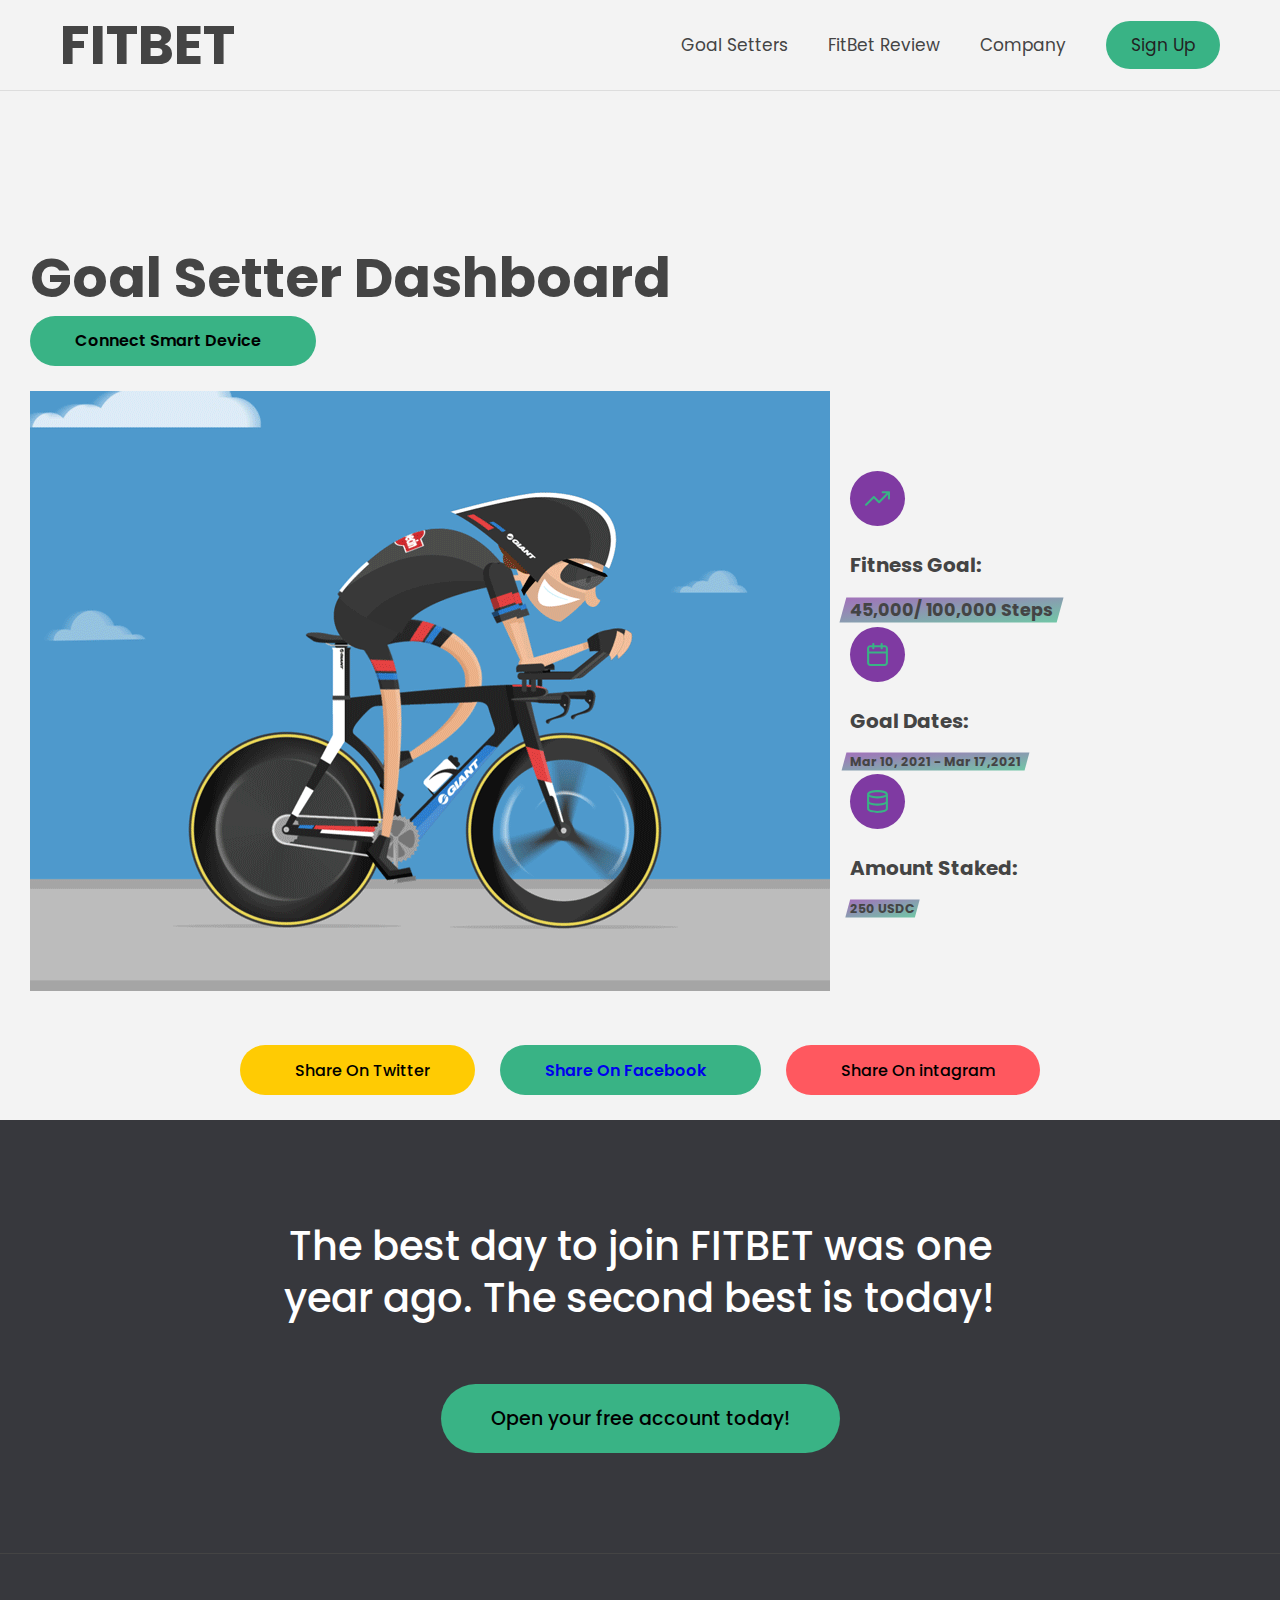
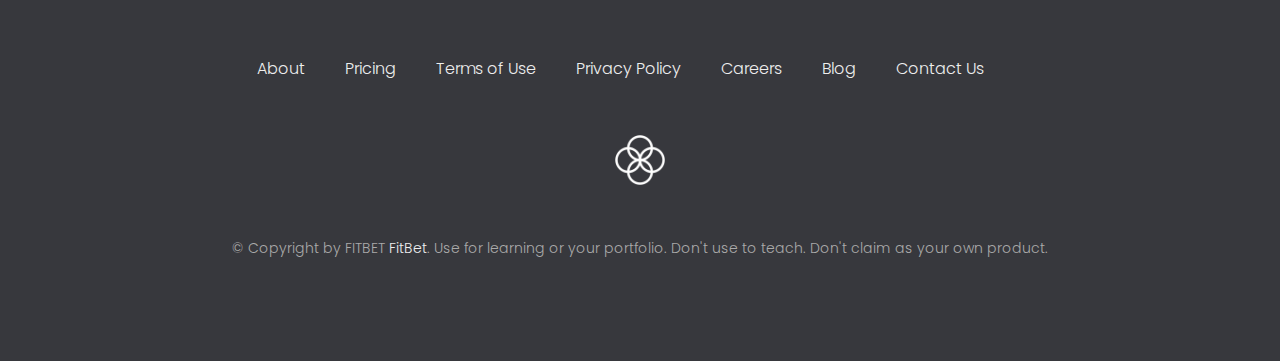
<file: Goal.html>
<!DOCTYPE html>
<html lang="en">
  <head>
    <meta charset="UTF-8" />
    <meta name="viewport" content="width=device-width, initial-scale=1.0" />
    <meta http-equiv="X-UA-Compatible" content="ie=edge" />
    <link rel="shortcut icon" type="image/png" href="img/icon.png" />

    <link
      href="https://fonts.googleapis.com/css?family=Poppins:300,400,500,600&display=swap"
      rel="stylesheet"
    />
    <link rel="stylesheet" href="styleGoal.css" />
    <title>FitBet | Betting in Fitness</title>

    <script defer src="script.js"></script>
  </head>
  <body>
    <nav class="nav">
      <h1>FITBET</h1>
      <ul class="nav__links">
        <li class="nav__item">
          <a class="nav__link" href="#section--1">Goal Setters</a>
        </li>
        <li class="nav__item">
          <a class="nav__link" href="index.html">FitBet Review</a>
        </li>
        <li class="nav__item">
          <a class="nav__link" href="index.html">Company</a>
        </li>
        <li class="nav__item">
          <a class="nav__link nav__link--btn btn--show-modal" href="#"
            >Sign Up</a
          >
        </li>
      </ul>
    </nav>

    <section class="section" id="section--1">
      
      <h1>Goal Setter Dashboard 
      

<p><button
  class="btn operations__tab operations__tab--2"
  data-tab="2"
> <span>Connect Smart Device</span></button></p>
<div class="box">
  <img
  src="img/cycling.gif"
  data-src="img/cycling.gif"
  alt="finace"
  class="features__img"
/>
</div>
      </h1>
      
      <header class="section__title"></header>
      <div class="features">

      </div>
      
        <div class="features__feature">
          <div class="features__icon">
            <svg>
              <use xlink:href="img/icons.svg#icon-trending-up"></use>
            </svg>
          </div>
          <h2 class="features__header"> Fitness Goal:</h2>
          <h3><span class="highlight"> 45,000/ 100,000 Steps</span></h3>
           </div>
        </div>
    
        <div class="features__feature">
          <div class="features__icon">
            <svg>
              <use xlink:href="img/icons.svg#icon-calendar"></use>
            </svg>
          </div>
          <h2 class="features__header"> Goal Dates:</h2>
          <h5><span class="highlight"> Mar 10, 2021 - Mar 17,2021</span></h5>
        </div>


        <div class="features__feature">
          <div class="features__icon">
            <svg>
              <use xlink:href="img/icons.svg#icon-database"></use>
            </svg>
          </div>
          <h2 class="features__header">  Amount Staked:</h2> 
          <h5><span class="highlight"> 250 USDC</span></h5>
        </div>

        </div>
      </div>
    </section>
    </section>

    <div class="operations__tab-container">
      <a href = "https://twitter.com/"><button
        class="btn operations__tab operations__tab--1"
        data-tab="1"
      >
      
        <span></span>Share On Twitter</button></a>
      <button class="btn operations__tab operations__tab--2" data-tab="2">
        <a href = "https://www.facebook.com/"><span>Share On Facebook</span>
      </button></a>
      <a href = "https://www.instagram.com/"><button class="btn operations__tab operations__tab--3" data-tab="3">
        <span></span>Share On intagram
      </button></a>
    </div>

    <section class="section section--sign-up">
      <div class="section__title">
        <h3 class="section__header">
          The best day to join FITBET was one year ago. The second best is
          today!
        </h3>
      </div>
      <button class="btn btn--show-modal">Open your free account today!</button>
    </section>

    <footer class="footer">
      <ul class="footer__nav">
        <li class="footer__item">
          <a class="footer__link" href="#">About</a>
        </li>
        <li class="footer__item">
          <a class="footer__link" href="#">Pricing</a>
        </li>
        <li class="footer__item">
          <a class="footer__link" href="#">Terms of Use</a>
        </li>
        <li class="footer__item">
          <a class="footer__link" href="#">Privacy Policy</a>
        </li>
        <li class="footer__item">
          <a class="footer__link" href="#">Careers</a>
        </li>
        <li class="footer__item">
          <a class="footer__link" href="#">Blog</a>
        </li>
        <li class="footer__item">
          <a class="footer__link" href="#">Contact Us</a>
        </li>
      </ul>
      <img src="img/icon.png" alt="Logo" class="footer__logo" />
      <p class="footer__copyright">
        &copy; Copyright by FITBET
        <a class="footer__link twitter-link" target="_blank" href="#">FitBet</a
        >. Use for learning or your portfolio. Don't use to teach. Don't claim
        as your own product.
      </p>
    </footer>

    <div class="modal hidden">
      <button class="btn--close-modal">&times;</button>
      <h2 class="modal__header">
        Open your FitBet account <br />
        in just <span class="highlight">5 minutes</span>
      </h2>
      <form class="modal__form">
        <label>First Name</label>
        <input type="text" />
        <label>Last Name</label>
        <input type="text" />
        <label>Email Address</label>
        <input type="email" />
        <button class="btn">Next step &rarr;</button>
      </form>
    </div>
    <div class="overlay hidden"></div>

    <!-- <script src="script.js"></script> -->
  </body>
</html>
</file>
<file: styleGoal.css>
/* The page is NOT responsive. You can implement responsiveness yourself if you wanna have some fun 😃 */

:root {
  --color-primary: #39b385;
  --color-secondary: #ffcb03;
  --color-tertiary: #ff585f;
  --color-primary-darker: #7f3aa2;
  --color-secondary-darker: #ffbb00;
  --color-tertiary-darker: #fd424b;
  --color-primary-opacity: #7f3aa2;
  --color-secondary-opacity: #ffcd0331;
  --color-tertiary-opacity: #ff58602d;
  --gradient-primary: linear-gradient(to top left, #39b385, #7f3aa2);
  --gradient-secondary: linear-gradient(to top left, #ffb003, #ffcb03);
}

* {
  margin: 0;
  padding: 0;
  box-sizing: inherit;
}

html {
  font-size: 62.5%;
  box-sizing: border-box;
}

body {
  font-family: 'Poppins', sans-serif;
  font-weight: 300;
  color: #444;
  line-height: 1.9;
  background-color: #f3f3f3;
}

/* GENERAL ELEMENTS */
.section {
  padding: 15rem 3rem;
  border-top: 1px solid #ddd;

  transition: transform 1s, opacity 1s;
}

.section--hidden {
  opacity: 0;
  transform: translateY(8rem);
}

.section__title {
  max-width: 80rem;
  margin: 0 auto 8rem auto;
}

.section__description {
  font-size: 1.8rem;
  font-weight: 600;
  text-transform: uppercase;
  color: var(--color-primary);
  margin-bottom: 1rem;
}

.section__header {
  font-size: 4rem;
  line-height: 1.3;
  font-weight: 500;
}

.btn {
  display: inline-block;
  background-color: var(--color-primary);
  font-size: 1.6rem;
  font-family: inherit;
  font-weight: 500;
  border: none;
  padding: 1.25rem 4.5rem;
  border-radius: 10rem;
  cursor: pointer;
  transition: all 0.3s;
}

.btn:hover {
  background-color: var(--color-primary-darker);
}

.btn--text {
  display: inline-block;
  background: none;
  font-size: 1.7rem;
  font-family: inherit;
  font-weight: 500;
  color: var(--color-primary);
  border: none;
  border-bottom: 1px solid currentColor;
  padding-bottom: 2px;
  cursor: pointer;
  transition: all 0.3s;
}

p {
  color: #666;
}

/* This is BAD for accessibility! Don't do in the real world! */
button:focus {
  outline: none;
}

img {
  transition: filter 0.5s;
}

.box {
  float: left;
  padding: 0 20px 20px 0;
}

.lazy-img {
  filter: blur(20px);
}

/* NAVIGATION */
.nav {
  display: flex;
  justify-content: space-between;
  align-items: center;
  height: 9rem;
  width: 100%;
  padding: 0 6rem;
  z-index: 100;
}

/* nav and stickly class at the same time */
.nav.sticky {
  position: fixed;
  background-color: rgba(255, 255, 255, 0.95);
}

.nav__logo {
  height: 4.5rem;
  transition: all 0.3s;
}

.nav__links {
  display: flex;
  align-items: center;
  list-style: none;
}

.nav__item {
  margin-left: 4rem;
}

.nav__link:link,
.nav__link:visited {
  font-size: 1.7rem;
  font-weight: 400;
  color: inherit;
  text-decoration: none;
  display: block;
  transition: all 0.3s;
}

.nav__link--btn:link,
.nav__link--btn:visited {
  padding: 0.8rem 2.5rem;
  border-radius: 3rem;
  background-color: var(--color-primary);
  color: #222;
}

.nav__link--btn:hover,
.nav__link--btn:active {
  color: inherit;
  background-color: var(--color-primary-darker);
  color: #333;
}

/* HEADER */
.header {
  padding: 0 3rem;
  height: 100vh;
  display: flex;
  flex-direction: column;
  align-items: center;
}

.header__title {
  flex: 1;

  max-width: 115rem;
  display: grid;
  grid-template-columns: 3fr 2fr;
  row-gap: 3rem;
  align-content: center;
  justify-content: center;

  align-items: start;
  justify-items: start;
}

h1 {
  font-size: 5.5rem;
  line-height: 1.35;
}

h4 {
  font-size: 2.4rem;
  font-weight: 500;
}

.header__img {
  width: 100%;
  grid-column: 2 / 3;
  grid-row: 1 / span 4;
  transform: translateY(-6rem);
}

.highlight {
  position: relative;
}

.highlight::after {
  display: block;
  content: '';
  position: absolute;
  bottom: 0;
  left: 0;
  height: 100%;
  width: 100%;
  z-index: -1;
  opacity: 0.7;
  transform: scale(1.07, 1.05) skewX(-15deg);
  background-image: var(--gradient-primary);
}

img {
  margin-left: auto;
  width: 50;
  height: auto;
}

/* FEATURES */
.features {
  display: grid;
  grid-template-columns: 1fr 1fr;
  gap: 4rem;
  margin: 0 12rem;
}

.features__img {
  width: 100%;
}

.features__feature {
  align-self: center;
  justify-self: center;
  width: 70%;
  font-size: 1.5rem;
}

.features__icon {
  display: flex;
  align-items: center;
  justify-content: center;
  background-color: var(--color-primary-opacity);
  height: 5.5rem;
  width: 5.5rem;
  border-radius: 50%;
  margin-bottom: 2rem;
}

.features__icon svg {
  height: 2.5rem;
  width: 2.5rem;
  fill: var(--color-primary);
}

.features__header {
  font-size: 2rem;
  margin-bottom: 1rem;
}

/* OPERATIONS */
.operations {
  max-width: 100rem;
  margin: 12rem auto 0 auto;

  background-color: #fff;
}

.operations__tab-container {
  display: flex;
  justify-content: center;
}

.operations__tab {
  margin-right: 2.5rem;
  transform: translateY(-50%);
}

.operations__tab span {
  margin-right: 1rem;
  font-weight: 600;
  display: inline-block;
}

.operations__tab--1 {
  background-color: var(--color-secondary);
}

.operations__tab--1:hover {
  background-color: var(--color-secondary-darker);
}

.operations__tab--3 {
  background-color: var(--color-tertiary);
  margin: 0;
}

.operations__tab--3:hover {
  background-color: var(--color-tertiary-darker);
}

.operations__tab--active {
  transform: translateY(-66%);
}

.operations__content {
  display: none;

  /* JUST PRESENTATIONAL */
  font-size: 1.7rem;
  padding: 2.5rem 7rem 6.5rem 7rem;
}

.operations__content--active {
  display: grid;
  grid-template-columns: 7rem 1fr;
  column-gap: 3rem;
  row-gap: 0.5rem;
}

.operations__header {
  font-size: 2.25rem;
  font-weight: 500;
  align-self: center;
}

.operations__icon {
  display: flex;
  align-items: center;
  justify-content: center;
  height: 7rem;
  width: 7rem;
  border-radius: 50%;
}

.operations__icon svg {
  height: 2.75rem;
  width: 2.75rem;
}

.operations__content p {
  grid-column: 2;
}

.operations__icon--1 {
  background-color: var(--color-secondary-opacity);
}
.operations__icon--2 {
  background-color: var(--color-primary-opacity);
}
.operations__icon--3 {
  background-color: var(--color-tertiary-opacity);
}
.operations__icon--1 svg {
  fill: var(--color-secondary-darker);
}
.operations__icon--2 svg {
  fill: var(--color-primary);
}
.operations__icon--3 svg {
  fill: var(--color-tertiary);
}

/* SLIDER */
.slider {
  max-width: 100rem;
  height: 50rem;
  margin: 0 auto;
  position: relative;

  /* IN THE END */
  overflow: hidden;
}

.slide {
  position: absolute;
  top: 0;
  width: 100%;
  height: 50rem;

  display: flex;
  align-items: center;
  justify-content: center;

  /* THIS creates the animation! */
  transition: transform 1s;
}

.slide > img {
  /* Only for images that have different size than slide */
  width: 100%;
  height: 100%;
  object-fit: cover;
}

.slider__btn {
  position: absolute;
  top: 50%;
  z-index: 10;

  border: none;
  background: rgba(255, 255, 255, 0.7);
  font-family: inherit;
  color: #333;
  border-radius: 50%;
  height: 5.5rem;
  width: 5.5rem;
  font-size: 3.25rem;
  cursor: pointer;
}

.slider__btn--left {
  left: 6%;
  transform: translate(-50%, -50%);
}

.slider__btn--right {
  right: 6%;
  transform: translate(50%, -50%);
}

.dots {
  position: absolute;
  bottom: 5%;
  left: 50%;
  transform: translateX(-50%);
  display: flex;
}

.dots__dot {
  border: none;
  background-color: #b9b9b9;
  opacity: 0.7;
  height: 1rem;
  width: 1rem;
  border-radius: 50%;
  margin-right: 1.75rem;
  cursor: pointer;
  transition: all 0.5s;

  /* Only necessary when overlying images */
  /* box-shadow: 0 0.6rem 1.5rem rgba(0, 0, 0, 0.7); */
}

.dots__dot:last-child {
  margin: 0;
}

.dots__dot--active {
  /* background-color: #fff; */
  background-color: #888;
  opacity: 1;
}

/* TESTIMONIALS */
.testimonial {
  width: 65%;
  position: relative;
}

.testimonial::before {
  content: '\201C';
  position: absolute;
  top: -5.7rem;
  left: -6.8rem;
  line-height: 1;
  font-size: 20rem;
  font-family: inherit;
  color: var(--color-primary);
  z-index: -1;
}

.testimonial__header {
  font-size: 2.25rem;
  font-weight: 500;
  margin-bottom: 1.5rem;
}

.testimonial__text {
  font-size: 1.7rem;
  margin-bottom: 3.5rem;
  color: #666;
}

.testimonial__author {
  margin-left: 3rem;
  font-style: normal;

  display: grid;
  grid-template-columns: 6.5rem 1fr;
  column-gap: 2rem;
}

.testimonial__photo {
  grid-row: 1 / span 2;
  width: 6.5rem;
  border-radius: 50%;
}

.testimonial__name {
  font-size: 1.7rem;
  font-weight: 500;
  align-self: end;
  margin: 0;
}

.testimonial__location {
  font-size: 1.5rem;
}

.section__title--testimonials {
  margin-bottom: 4rem;
}

/* SIGNUP */
.section--sign-up {
  background-color: #37383d;
  border-top: none;
  border-bottom: 1px solid #444;
  text-align: center;
  padding: 10rem 3rem;
}

.section--sign-up .section__header {
  color: #fff;
  text-align: center;
}

.section--sign-up .section__title {
  margin-bottom: 6rem;
}

.section--sign-up .btn {
  font-size: 1.9rem;
  padding: 2rem 5rem;
}

/* FOOTER */
.footer {
  padding: 10rem 3rem;
  background-color: #37383d;
}

.footer__nav {
  list-style: none;
  display: flex;
  justify-content: center;
  margin-bottom: 5rem;
}

.footer__item {
  margin-right: 4rem;
}

.footer__link {
  font-size: 1.6rem;
  color: #eee;
  text-decoration: none;
}

.footer__logo {
  height: 5rem;
  display: block;
  margin: 0 auto;
  margin-bottom: 5rem;
}

.footer__copyright {
  font-size: 1.4rem;
  color: #aaa;
  text-align: center;
}

.footer__copyright .footer__link {
  font-size: 1.4rem;
}

/* MODAL WINDOW */
.modal {
  position: fixed;
  top: 50%;
  left: 50%;
  transform: translate(-50%, -50%);
  max-width: 60rem;
  background-color: #f3f3f3;
  padding: 5rem 6rem;
  box-shadow: 0 4rem 6rem rgba(0, 0, 0, 0.3);
  z-index: 1000;
  transition: all 0.5s;
}

.overlay {
  position: fixed;
  top: 0;
  left: 0;
  width: 100%;
  height: 100%;
  background-color: rgba(0, 0, 0, 0.5);
  backdrop-filter: blur(4px);
  z-index: 100;
  transition: all 0.5s;
}

.modal__header {
  font-size: 3.25rem;
  margin-bottom: 4.5rem;
  line-height: 1.5;
}

.modal__form {
  margin: 0 3rem;
  display: grid;
  grid-template-columns: 1fr 2fr;
  align-items: center;
  gap: 2.5rem;
}

.modal__form label {
  font-size: 1.7rem;
  font-weight: 500;
}

.modal__form input {
  font-size: 1.7rem;
  padding: 1rem 1.5rem;
  border: 1px solid #ddd;
  border-radius: 0.5rem;
}

.modal__form button {
  grid-column: 1 / span 2;
  justify-self: center;
  margin-top: 1rem;
}

.btn--close-modal {
  font-family: inherit;
  color: inherit;
  position: absolute;
  top: 0.5rem;
  right: 2rem;
  font-size: 4rem;
  cursor: pointer;
  border: none;
  background: none;
}

.hidden {
  visibility: hidden;
  opacity: 0;
}

/* COOKIE MESSAGE */
.cookie-message {
  display: flex;
  align-items: center;
  justify-content: space-evenly;
  width: 100%;
  background-color: white;
  color: #bbb;
  font-size: 1.5rem;
  font-weight: 400;
}
</file>
